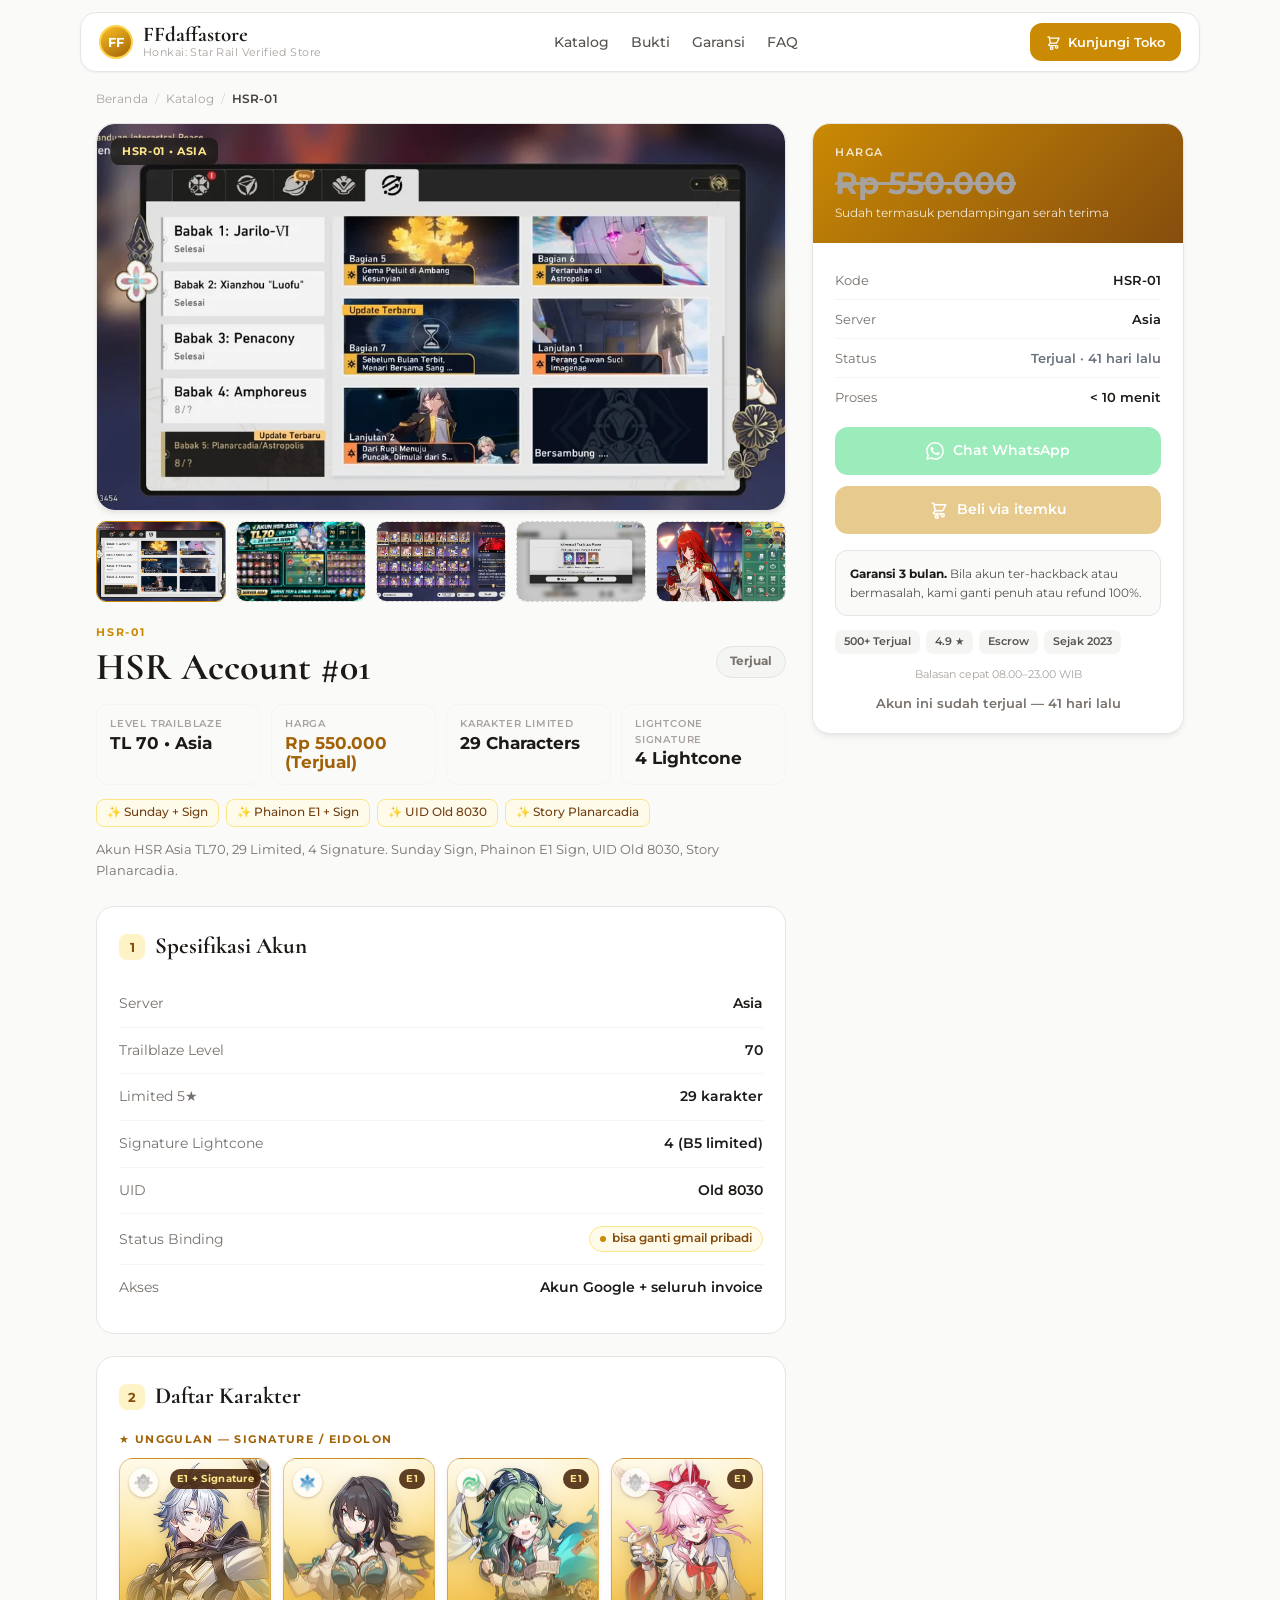
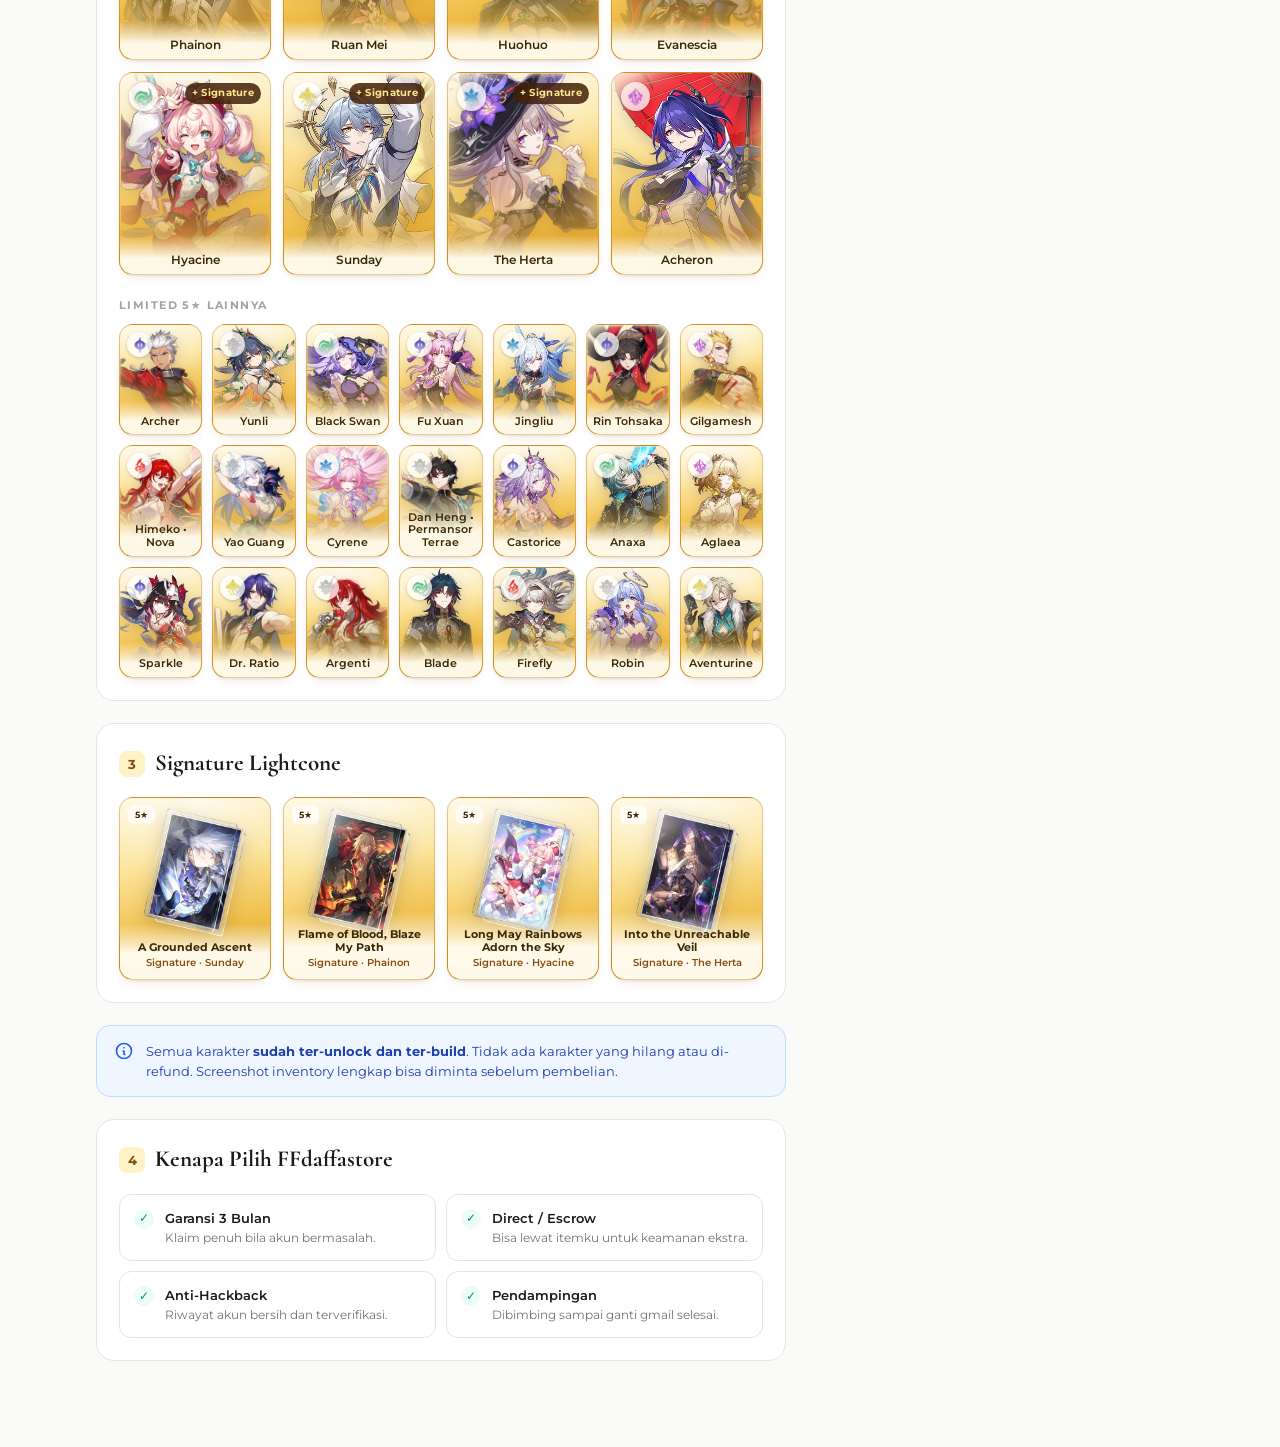
<file: product.html>
<!DOCTYPE html>
<html lang="id">
<head>
<meta charset="UTF-8">
<meta name="viewport" content="width=device-width, initial-scale=1.0">
<title>HSR-01 — FFdaffastore</title>
<link rel="preconnect" href="https://fonts.googleapis.com">
<link rel="preconnect" href="https://fonts.gstatic.com" crossorigin>
<link href="https://fonts.googleapis.com/css2?family=Cormorant:wght@400;500;600;700&family=Montserrat:wght@300;400;500;600;700&display=swap" rel="stylesheet">
<style>
:root{
  --gold-50:#FFFBEB; --gold-100:#FEF3C7; --gold-200:#FDE68A; --gold-300:#FCD34D;
  --gold-400:#FBBF24; --gold-500:#CA8A04; --gold-600:#A16207; --gold-700:#854D0E;
  --gold-800:#713F12; --gold-900:#422006;
  --ink-50:#FAFAF9; --ink-100:#F5F5F4; --ink-200:#E7E5E4; --ink-300:#D6D3D1;
  --ink-400:#A8A29E; --ink-500:#78716C; --ink-600:#57534E; --ink-700:#44403C;
  --ink-800:#292524; --ink-900:#1C1917;
  --wa:#25D366; --wa-d:#1da851;
  --em:#ECFDF5; --em6:#059669; --em7:#047857;
  --sh-sm:0 1px 2px rgba(28,25,23,.05);
  --sh-md:0 4px 6px -1px rgba(28,25,23,.07),0 2px 4px -2px rgba(28,25,23,.05);
  --sh-lg:0 10px 25px -5px rgba(28,25,23,.08),0 8px 10px -6px rgba(28,25,23,.04);
}
*{box-sizing:border-box;margin:0;padding:0}
html{scroll-behavior:smooth}
body{
  background:var(--ink-50); color:var(--ink-900);
  font-family:'Montserrat',system-ui,-apple-system,'Segoe UI',sans-serif;
  font-weight:400; line-height:1.55; -webkit-font-smoothing:antialiased;
  padding-bottom:64px;
}
.serif{font-family:'Cormorant',Georgia,'Times New Roman',serif}
a{color:inherit;text-decoration:none}
img{display:block;max-width:100%}

/* ── NAVBAR ── */
.nav{
  position:sticky; top:12px; z-index:50; margin:12px auto 0;
  max-width:1120px; width:calc(100% - 24px);
  background:rgba(255,255,255,.9); backdrop-filter:blur(10px);
  border:1px solid var(--ink-200); border-radius:16px; box-shadow:var(--sh-sm);
}
.nav-in{display:flex;align-items:center;justify-content:space-between;gap:12px;padding:10px 18px}
.brand{display:flex;align-items:center;gap:10px}
.brand .lg{
  width:34px;height:34px;border-radius:50%;border:2px solid var(--gold-300);
  background:linear-gradient(150deg,var(--gold-400),var(--gold-600));
  color:#fff;display:flex;align-items:center;justify-content:center;
  font-weight:700;font-size:13px;letter-spacing:.02em;flex:none;
}
.brand .bn{font-size:21px;font-weight:700;line-height:1.1}
.brand .bs{font-size:10.5px;color:var(--ink-400);letter-spacing:.04em;margin-top:-1px}
.nav-links{display:flex;gap:22px;font-size:13.5px;font-weight:500;color:var(--ink-600)}
.nav-links a:hover{color:var(--gold-500)}
.nav-cta{
  display:flex;align-items:center;gap:7px;background:var(--gold-500);color:#fff;
  font-size:13px;font-weight:600;padding:9px 16px;border-radius:12px;white-space:nowrap;
}
.nav-cta:hover{background:var(--gold-600)}
@media(max-width:760px){
  .nav-links{display:none}
  .nav-in{padding:9px 12px}
  .brand .bn{font-size:17px}
  .brand .bs{display:none}
  .brand .lg{width:30px;height:30px;font-size:11px}
  .nav-cta{padding:8px 12px;font-size:12px}
  .nav-cta span{display:none}
}

/* ── LAYOUT ── */
.wrap{max-width:1120px;margin:0 auto;padding:0 16px}
.crumbs{font-size:12px;color:var(--ink-400);padding:18px 0 14px;letter-spacing:.01em}
.crumbs a:hover{color:var(--gold-600)}
.crumbs .sep{margin:0 7px;color:var(--ink-300)}
.crumbs .cur{color:var(--ink-700);font-weight:600}

.layout{display:grid;grid-template-columns:1fr;gap:26px;align-items:start}
@media(min-width:940px){ .layout{grid-template-columns:minmax(0,1fr) 372px} }

.card{background:#fff;border:1px solid var(--ink-200);border-radius:18px}
.card-pad{padding:22px}

/* ── GALLERY ── */
.hero-img{
  position:relative;border-radius:18px;overflow:hidden;
  aspect-ratio:16/9;background:var(--ink-100);
  border:1px solid var(--ink-200);box-shadow:var(--sh-md);
}
.hero-img .slot{
  position:absolute;inset:10px;border:1.5px dashed var(--ink-300);border-radius:12px;
  display:flex;flex-direction:column;align-items:center;justify-content:center;gap:9px;
  color:var(--ink-400);text-align:center;padding:16px;
}
.hero-img .slot .ic{width:34px;height:34px;opacity:.55}
.hero-img .slot .t{font-size:12px;font-weight:600;letter-spacing:.12em;text-transform:uppercase}
.hero-img .slot .s{font-size:11px;color:var(--ink-300);letter-spacing:.02em}
.hero-img .ribbon{
  position:absolute;left:14px;top:14px;background:rgba(28,25,23,.82);color:#FDE68A;
  font-size:11px;font-weight:700;letter-spacing:.06em;padding:5px 11px;border-radius:8px;
  backdrop-filter:blur(4px);z-index:2;
}
.thumbs{display:grid;grid-template-columns:repeat(auto-fit,minmax(96px,1fr));gap:10px;margin-top:10px}
.thumb{
  aspect-ratio:16/10;border-radius:10px;overflow:hidden;cursor:pointer;
  border:1.5px dashed var(--ink-300);background:var(--ink-50);
  display:flex;flex-direction:column;align-items:center;justify-content:center;gap:4px;
  color:var(--ink-400);transition:border-color .15s ease;
}
.thumb:hover{border-color:var(--gold-300)}
.thumb.on{border-style:solid;border-color:var(--gold-500);background:var(--gold-50)}
.thumb svg{width:18px;height:18px;opacity:.6}
.thumb .tt{font-size:8.5px;font-weight:600;letter-spacing:.05em;text-transform:uppercase;text-align:center;line-height:1.25;padding:0 3px}
@media(max-width:520px){ .thumb .tt{display:none} }

/* ── TITLE ── */
.title-row{display:flex;align-items:flex-start;justify-content:space-between;gap:14px;margin:22px 0 4px}
.eyebrow{font-size:11px;font-weight:700;letter-spacing:.16em;text-transform:uppercase;color:var(--gold-500)}
h1{font-size:38px;font-weight:700;line-height:1.08;margin-top:6px}
.badge{
  flex:none;font-size:11.5px;font-weight:700;padding:6px 13px;border-radius:999px;
  background:var(--em);color:var(--em7);border:1px solid #A7F3D0;white-space:nowrap;margin-top:22px;
}
.sub{color:var(--ink-500);font-size:14px;margin-top:6px}

.stats{display:grid;grid-template-columns:repeat(2,1fr);gap:10px;margin:16px 0 14px}
@media(min-width:640px){ .stats{grid-template-columns:repeat(4,1fr)} }
.stat{background:var(--ink-50);border:1px solid var(--ink-100);border-radius:12px;padding:11px 13px}
.stat .l{font-size:10px;font-weight:600;letter-spacing:.08em;text-transform:uppercase;color:var(--ink-400)}
.stat .v{font-size:17px;font-weight:700;color:var(--ink-900);line-height:1.15;margin-top:2px}
.stat .v.gold{color:var(--gold-600)}

/* ── HIGHLIGHT PILLS + DESC (mirrors catalog modal) ── */
.pills{display:flex;flex-wrap:wrap;gap:7px;margin:0 0 12px}
.pill{font-size:11.5px;font-weight:500;background:var(--gold-50);color:var(--gold-800);border:1px solid var(--gold-200);padding:4px 10px;border-radius:8px}
.desc{font-size:13px;color:var(--ink-500);line-height:1.6;margin:0 0 26px}

/* ── SECTION HEAD ── */
.sec{margin-bottom:22px}
.sec-h{display:flex;align-items:center;gap:10px;margin-bottom:16px}
.sec-h h2{font-size:23px;font-weight:700}
.sec-h .n{
  width:26px;height:26px;border-radius:8px;background:var(--gold-100);color:var(--gold-700);
  display:flex;align-items:center;justify-content:center;font-size:13px;font-weight:700;flex:none;
}

/* ── SPEC ROWS ── */
.spec-row{
  display:flex;align-items:center;justify-content:space-between;gap:14px;
  padding:12px 0;border-bottom:1px solid var(--ink-100);font-size:14px;
}
.spec-row:last-child{border-bottom:0}
.spec-row .k{color:var(--ink-500)}
.spec-row .v{font-weight:600;text-align:right}
.tag{
  display:inline-flex;align-items:center;gap:6px;background:var(--gold-50);
  border:1px solid var(--gold-200);color:var(--gold-700);
  font-size:11.5px;font-weight:600;padding:3px 10px;border-radius:999px;
}
.tag::before{content:"";width:6px;height:6px;border-radius:50%;background:var(--gold-500)}

/* ── CHARACTER CARDS (in-game yellow) ── */
.grp-label{
  font-size:11px;font-weight:700;letter-spacing:.13em;text-transform:uppercase;
  color:var(--ink-400);margin:0 0 10px;
}
.grp-label.feat{color:var(--gold-600)}
.grid-feat{display:grid;grid-template-columns:repeat(2,1fr);gap:12px;margin-bottom:22px}
@media(min-width:560px){ .grid-feat{grid-template-columns:repeat(4,1fr)} }
.grid-other{display:grid;grid-template-columns:repeat(3,1fr);gap:10px}
@media(min-width:520px){ .grid-other{grid-template-columns:repeat(5,1fr)} }
@media(min-width:860px){ .grid-other{grid-template-columns:repeat(7,1fr)} }

.cc{
  position:relative;aspect-ratio:3/4;border-radius:14px;overflow:hidden;
  background:
    radial-gradient(120% 78% at 50% 2%, rgba(255,255,255,.62), rgba(255,255,255,0) 62%),
    linear-gradient(168deg,#FFF8E1 0%,#FCE49B 33%,#F2C14E 65%,#D8961C 100%);
  border:1px solid rgba(161,98,7,.30);
  box-shadow:0 1px 2px rgba(133,77,14,.10),0 6px 14px -9px rgba(133,77,14,.30);
  transition:transform .15s ease,box-shadow .15s ease;
}
.cc:hover{transform:translateY(-3px);box-shadow:0 12px 24px -10px rgba(133,77,14,.45)}
.cc .el{
  position:absolute;top:7px;left:7px;width:25px;height:25px;z-index:3;border-radius:50%;
  background:rgba(255,255,255,.75);display:flex;align-items:center;justify-content:center;
  box-shadow:0 1px 3px rgba(66,32,6,.25);
}
.cc .el img{width:16px;height:16px}
.cc .tg{
  position:absolute;top:8px;right:7px;z-index:3;font-size:8.5px;font-weight:700;
  letter-spacing:.03em;padding:3px 7px;border-radius:999px;
  background:rgba(66,32,6,.85);color:#FDE68A;white-space:nowrap;
}
.cc .por{
  position:absolute;left:50%;bottom:0;transform:translateX(-50%);z-index:1;
  width:100%;height:100%;object-fit:contain;object-position:bottom center;
  filter:drop-shadow(0 4px 7px rgba(66,32,6,.22));
}
.cc .nm{
  position:absolute;left:0;right:0;bottom:0;z-index:2;padding:16px 5px 6px;
  text-align:center;font-size:10.5px;font-weight:600;color:#3B2A08;line-height:1.2;
  background:linear-gradient(0deg,rgba(255,252,240,.95) 40%,rgba(255,252,240,0));
}
.cc.feat .nm{font-size:12px;padding:18px 6px 7px}
.cc.feat .el{width:29px;height:29px;top:9px;left:9px}
.cc.feat .el img{width:19px;height:19px}
.cc.feat .tg{font-size:9.5px;top:10px;right:9px}

/* ── CONES ── */
.cone-grid{display:grid;grid-template-columns:repeat(2,1fr);gap:12px}
@media(min-width:620px){ .cone-grid{grid-template-columns:repeat(4,1fr)} }
.cone{
  position:relative;aspect-ratio:5/6;border-radius:14px;overflow:hidden;
  background:
    radial-gradient(115% 72% at 50% 4%, rgba(255,255,255,.55), rgba(255,255,255,0) 60%),
    linear-gradient(170deg,#FFF8E1 0%,#FCE49B 36%,#EFBE47 70%,#CE8C18 100%);
  border:1px solid rgba(161,98,7,.30);
  box-shadow:0 1px 2px rgba(133,77,14,.10),0 6px 14px -9px rgba(133,77,14,.30);
}
.cone .cp{
  position:absolute;inset:0;width:100%;height:100%;object-fit:contain;
  object-position:center 30%;padding:8px 8px 40px;
  filter:drop-shadow(0 5px 9px rgba(66,32,6,.25));
}
.cone .cb{
  position:absolute;left:0;right:0;bottom:0;z-index:2;padding:18px 8px 8px;text-align:center;
  background:linear-gradient(0deg,rgba(255,252,240,.97) 46%,rgba(255,252,240,0));
}
.cone .cn{font-size:11px;font-weight:700;color:#3B2A08;line-height:1.2}
.cone .co{font-size:9.5px;color:var(--gold-700);margin-top:2px;font-weight:600}
.cone .c5{
  position:absolute;top:8px;left:8px;z-index:3;font-size:9px;font-weight:700;color:#3B2A08;
  background:rgba(255,255,255,.72);border-radius:6px;padding:2px 7px;
}

/* ── ALERT ── */
.alert{
  display:flex;gap:12px;background:#EFF6FF;border:1px solid #BFDBFE;border-radius:14px;
  padding:15px 17px;margin-bottom:22px;
}
.alert .ai{flex:none;width:20px;height:20px;color:#2563EB}
.alert .at{font-size:13px;color:#1E40AF;line-height:1.55}
.alert .at b{font-weight:700}

/* ── WHY ── */
.why{display:grid;grid-template-columns:1fr;gap:10px}
@media(min-width:560px){ .why{grid-template-columns:1fr 1fr} }
.why-i{display:flex;gap:11px;align-items:flex-start;padding:13px 14px;border:1px solid var(--ink-200);border-radius:12px}
.why-i .ck{
  flex:none;width:20px;height:20px;border-radius:50%;background:var(--em);color:var(--em6);
  display:flex;align-items:center;justify-content:center;font-size:12px;font-weight:700;margin-top:1px;
}
.why-i .wt{font-size:13px;font-weight:600}
.why-i .wd{font-size:12px;color:var(--ink-500);margin-top:1px;line-height:1.5}

/* ── ORDER CARD ── */
@media(min-width:940px){ .side{position:sticky;top:86px} }
.order{background:#fff;border:1px solid var(--ink-200);border-radius:18px;overflow:hidden;box-shadow:var(--sh-md)}
.order-head{background:linear-gradient(135deg,var(--gold-500),var(--gold-700));padding:20px 22px;color:#fff}
.order-head .ol{font-size:11px;font-weight:600;letter-spacing:.14em;text-transform:uppercase;opacity:.82}
.order-head .op{font-size:31px;font-weight:700;line-height:1.1;margin-top:5px}
.order-head .os{font-size:12px;opacity:.85;margin-top:4px}
.order-body{padding:18px 22px 20px}
.ometa{display:flex;justify-content:space-between;font-size:13px;padding:9px 0;border-bottom:1px solid var(--ink-100)}
.ometa .k{color:var(--ink-500)}
.ometa .v{font-weight:600}
.ometa:last-of-type{border-bottom:0}
.btn{
  display:flex;align-items:center;justify-content:center;gap:9px;width:100%;
  font-size:14px;font-weight:600;padding:13px;border-radius:13px;margin-top:11px;
  transition:background-color .2s ease,transform .1s ease;
}
.btn:active{transform:scale(.98)}
.btn-wa{background:var(--wa);color:#fff}
.btn-wa:hover{background:var(--wa-d)}
.btn-ik{background:var(--gold-500);color:#fff}
.btn-ik:hover{background:var(--gold-600)}
.guar{
  margin-top:16px;padding:13px 14px;border-radius:12px;background:var(--ink-50);
  border:1px solid var(--ink-200);font-size:12px;color:var(--ink-600);line-height:1.6;
}
.guar b{color:var(--ink-900)}
.trust{display:flex;flex-wrap:wrap;gap:6px;margin-top:14px}
.trust span{
  font-size:10.5px;font-weight:600;color:var(--ink-600);background:var(--ink-100);
  padding:4px 9px;border-radius:7px;
}
.wanote{font-size:11px;color:var(--ink-400);text-align:center;margin-top:12px;line-height:1.5}

</style>
</head>
<body>

<nav class="nav">
  <div class="nav-in">
    <div class="brand">
      <div class="lg">FF</div>
      <div>
        <div class="bn serif">FFdaffastore</div>
        <div class="bs">Honkai: Star Rail Verified Store</div>
      </div>
    </div>
    <div class="nav-links">
      <a href="index.html#catalog">Katalog</a>
      <a href="index.html#testimonials">Bukti</a>
      <a href="index.html#guarantee">Garansi</a>
      <a href="index.html#faq">FAQ</a>
    </div>
    <a class="nav-cta" href="index.html">
      <svg width="15" height="15" fill="none" stroke="currentColor" stroke-width="2" viewBox="0 0 24 24"><path stroke-linecap="round" stroke-linejoin="round" d="M3 3h2l.4 2M7 13h10l4-8H5.4M7 13L5.4 5M7 13l-2.293 2.293c-.63.63-.184 1.707.707 1.707H17m0 0a2 2 0 100 4 2 2 0 000-4zm-8 2a2 2 0 100 4 2 2 0 000-4z"/></svg>
      Kunjungi Toko
    </a>
  </div>
</nav>

<div class="wrap">
  <div class="crumbs">
    <a href="index.html">Beranda</a><span class="sep">/</span><a href="index.html#catalog">Katalog</a><span class="sep">/</span><span class="cur" id="dCrumb"></span>
  </div>

  <div class="layout">
    <!-- ══ MAIN ══ -->
    <main>
      <div class="hero-img" id="dHero">
        <span class="ribbon" id="dRibbon"></span>
        <div class="slot">
          <svg class="ic" fill="none" stroke="currentColor" stroke-width="1.5" viewBox="0 0 24 24"><path stroke-linecap="round" stroke-linejoin="round" d="M2.25 15.75l5.159-5.159a2.25 2.25 0 013.182 0l5.159 5.159m-1.5-1.5l1.409-1.409a2.25 2.25 0 013.182 0l2.909 2.909M2.25 6.75A2.25 2.25 0 014.5 4.5h15a2.25 2.25 0 012.25 2.25v10.5A2.25 2.25 0 0119.5 19.5h-15a2.25 2.25 0 01-2.25-2.25V6.75z"/></svg>
          <div class="t">Foto Utama Akun</div>
          <div class="s">Screenshot profil / roster akun</div>
        </div>
      </div>
      <div class="thumbs" id="dThumbs"><div class="thumb on"><svg fill="none" stroke="currentColor" stroke-width="1.5" viewBox="0 0 24 24"><path stroke-linecap="round" stroke-linejoin="round" d="M2.25 15.75l5.159-5.159a2.25 2.25 0 013.182 0l5.159 5.159m-1.5-1.5l1.409-1.409a2.25 2.25 0 013.182 0l2.909 2.909M2.25 6.75A2.25 2.25 0 014.5 4.5h15a2.25 2.25 0 012.25 2.25v10.5A2.25 2.25 0 0119.5 19.5h-15a2.25 2.25 0 01-2.25-2.25V6.75z"/></svg><span class="tt">Roster 1</span></div><div class="thumb"><svg fill="none" stroke="currentColor" stroke-width="1.5" viewBox="0 0 24 24"><path stroke-linecap="round" stroke-linejoin="round" d="M2.25 15.75l5.159-5.159a2.25 2.25 0 013.182 0l5.159 5.159m-1.5-1.5l1.409-1.409a2.25 2.25 0 013.182 0l2.909 2.909M2.25 6.75A2.25 2.25 0 014.5 4.5h15a2.25 2.25 0 012.25 2.25v10.5A2.25 2.25 0 0119.5 19.5h-15a2.25 2.25 0 01-2.25-2.25V6.75z"/></svg><span class="tt">Roster 2</span></div><div class="thumb"><svg fill="none" stroke="currentColor" stroke-width="1.5" viewBox="0 0 24 24"><path stroke-linecap="round" stroke-linejoin="round" d="M2.25 15.75l5.159-5.159a2.25 2.25 0 013.182 0l5.159 5.159m-1.5-1.5l1.409-1.409a2.25 2.25 0 013.182 0l2.909 2.909M2.25 6.75A2.25 2.25 0 014.5 4.5h15a2.25 2.25 0 012.25 2.25v10.5A2.25 2.25 0 0119.5 19.5h-15a2.25 2.25 0 01-2.25-2.25V6.75z"/></svg><span class="tt">Lightcone</span></div><div class="thumb"><svg fill="none" stroke="currentColor" stroke-width="1.5" viewBox="0 0 24 24"><path stroke-linecap="round" stroke-linejoin="round" d="M2.25 15.75l5.159-5.159a2.25 2.25 0 013.182 0l5.159 5.159m-1.5-1.5l1.409-1.409a2.25 2.25 0 013.182 0l2.909 2.909M2.25 6.75A2.25 2.25 0 014.5 4.5h15a2.25 2.25 0 012.25 2.25v10.5A2.25 2.25 0 0119.5 19.5h-15a2.25 2.25 0 01-2.25-2.25V6.75z"/></svg><span class="tt">Inventory</span></div><div class="thumb"><svg fill="none" stroke="currentColor" stroke-width="1.5" viewBox="0 0 24 24"><path stroke-linecap="round" stroke-linejoin="round" d="M2.25 15.75l5.159-5.159a2.25 2.25 0 013.182 0l5.159 5.159m-1.5-1.5l1.409-1.409a2.25 2.25 0 013.182 0l2.909 2.909M2.25 6.75A2.25 2.25 0 014.5 4.5h15a2.25 2.25 0 012.25 2.25v10.5A2.25 2.25 0 0119.5 19.5h-15a2.25 2.25 0 01-2.25-2.25V6.75z"/></svg><span class="tt">Profile</span></div></div>

      <div class="title-row">
        <div>
          <p class="eyebrow" id="dCode"></p>
          <h1 class="serif" id="dTitle"></h1>
        </div>
        <span class="badge" id="dBadge">Tersedia</span>
      </div>

      <div class="stats" id="dStats"></div>
      <div class="pills" id="dPills"></div>
      <p class="desc" id="dDesc"></p>

      <!-- Spesifikasi -->
      <section class="card card-pad sec">
        <div class="sec-h"><span class="n">1</span><h2 class="serif">Spesifikasi Akun</h2></div>
        <div id="dSpecs"></div>
      </section>

      <!-- Daftar Karakter -->
      <section class="card card-pad sec">
        <div class="sec-h"><span class="n">2</span><h2 class="serif">Daftar Karakter</h2></div>

        <p class="grp-label feat">★ Unggulan — Signature / Eidolon</p>
        <div class="grid-feat" id="dFeat"></div>

        <p class="grp-label">Limited 5★ Lainnya</p>
        <div class="grid-other" id="dOther"></div>
      </section>

      <!-- Lightcone -->
      <section class="card card-pad sec">
        <div class="sec-h"><span class="n">3</span><h2 class="serif">Signature Lightcone</h2></div>
        <div class="cone-grid" id="dCones"></div>
      </section>

      <div class="alert">
        <svg class="ai" fill="none" stroke="currentColor" stroke-width="2" viewBox="0 0 24 24"><path stroke-linecap="round" stroke-linejoin="round" d="M13 16h-1v-4h-1m1-4h.01M21 12a9 9 0 11-18 0 9 9 0 0118 0z"/></svg>
        <div class="at">Semua karakter <b>sudah ter-unlock dan ter-build</b>. Tidak ada karakter yang hilang atau di-refund. Screenshot inventory lengkap bisa diminta sebelum pembelian.</div>
      </div>

      <section class="card card-pad sec">
        <div class="sec-h"><span class="n">4</span><h2 class="serif">Kenapa Pilih FFdaffastore</h2></div>
        <div class="why">
          <div class="why-i"><span class="ck">✓</span><div><div class="wt">Garansi 3 Bulan</div><div class="wd">Klaim penuh bila akun bermasalah.</div></div></div>
          <div class="why-i"><span class="ck">✓</span><div><div class="wt">Direct / Escrow</div><div class="wd">Bisa lewat itemku untuk keamanan ekstra.</div></div></div>
          <div class="why-i"><span class="ck">✓</span><div><div class="wt">Anti-Hackback</div><div class="wd">Riwayat akun bersih dan terverifikasi.</div></div></div>
          <div class="why-i"><span class="ck">✓</span><div><div class="wt">Pendampingan</div><div class="wd">Dibimbing sampai ganti gmail selesai.</div></div></div>
        </div>
      </section>
    </main>

    <!-- ══ SIDE ══ -->
    <aside class="side">
      <div class="order">
        <div class="order-head">
          <div class="ol">Harga</div>
          <div class="op" id="dPrice"></div>
          <div class="os">Sudah termasuk pendampingan serah terima</div>
        </div>
        <div class="order-body">
          <div id="dMeta"></div>

          <a class="btn btn-wa" href="#" id="dWA">
            <svg width="18" height="18" viewBox="0 0 24 24" fill="currentColor"><path d="M17.472 14.382c-.297-.149-1.758-.867-2.03-.967-.273-.099-.471-.148-.67.15-.197.297-.767.966-.94 1.164-.173.199-.347.223-.644.075-.297-.15-1.255-.463-2.39-1.475-.883-.788-1.48-1.761-1.653-2.059-.173-.297-.018-.458.13-.606.134-.133.298-.347.446-.52.149-.174.198-.298.298-.497.099-.198.05-.371-.025-.52-.075-.149-.669-1.612-.916-2.207-.242-.579-.487-.5-.669-.51-.173-.008-.371-.01-.57-.01-.198 0-.52.074-.792.372-.272.297-1.04 1.016-1.04 2.479 0 1.462 1.065 2.875 1.213 3.074.149.198 2.096 3.2 5.077 4.487.709.306 1.262.489 1.694.625.712.227 1.36.195 1.871.118.571-.085 1.758-.719 2.006-1.413.248-.694.248-1.289.173-1.413-.074-.124-.272-.198-.57-.347m-5.421 7.403h-.004a9.87 9.87 0 01-5.031-1.378l-.361-.214-3.741.982.998-3.648-.235-.374a9.86 9.86 0 01-1.51-5.26c.001-5.45 4.436-9.884 9.888-9.884 2.64 0 5.122 1.03 6.988 2.898a9.825 9.825 0 012.893 6.994c-.003 5.45-4.437 9.884-9.885 9.884m8.413-18.297A11.815 11.815 0 0012.05 0C5.495 0 .16 5.335.157 11.892c0 2.096.547 4.142 1.588 5.945L.057 24l6.305-1.654a11.882 11.882 0 005.683 1.448h.005c6.554 0 11.89-5.335 11.893-11.893a11.821 11.821 0 00-3.48-8.413z"/></svg>
            Chat WhatsApp
          </a>
          <a class="btn btn-ik" href="#" id="dIK">
            <svg width="18" height="18" fill="none" stroke="currentColor" stroke-width="2" viewBox="0 0 24 24"><path stroke-linecap="round" stroke-linejoin="round" d="M3 3h2l.4 2M7 13h10l4-8H5.4M7 13L5.4 5M7 13l-2.293 2.293c-.63.63-.184 1.707.707 1.707H17m0 0a2 2 0 100 4 2 2 0 000-4zm-8 2a2 2 0 100 4 2 2 0 000-4z"/></svg>
            Beli via itemku
          </a>

          <div class="guar"><b>Garansi 3 bulan.</b> Bila akun ter-hackback atau bermasalah, kami ganti penuh atau refund 100%.</div>
          <div class="trust"><span>500+ Terjual</span><span>4.9 ★</span><span>Escrow</span><span>Sejak 2023</span></div>
          <p class="wanote">Balasan cepat 08.00–23.00 WIB</p>
        </div>
      </div>
    </aside>
  </div>
</div>

<script src="assets/data.js"></script>
<script src="assets/roster.js"></script>
<script src="assets/product.js"></script>
</body>
</html>
</file>
